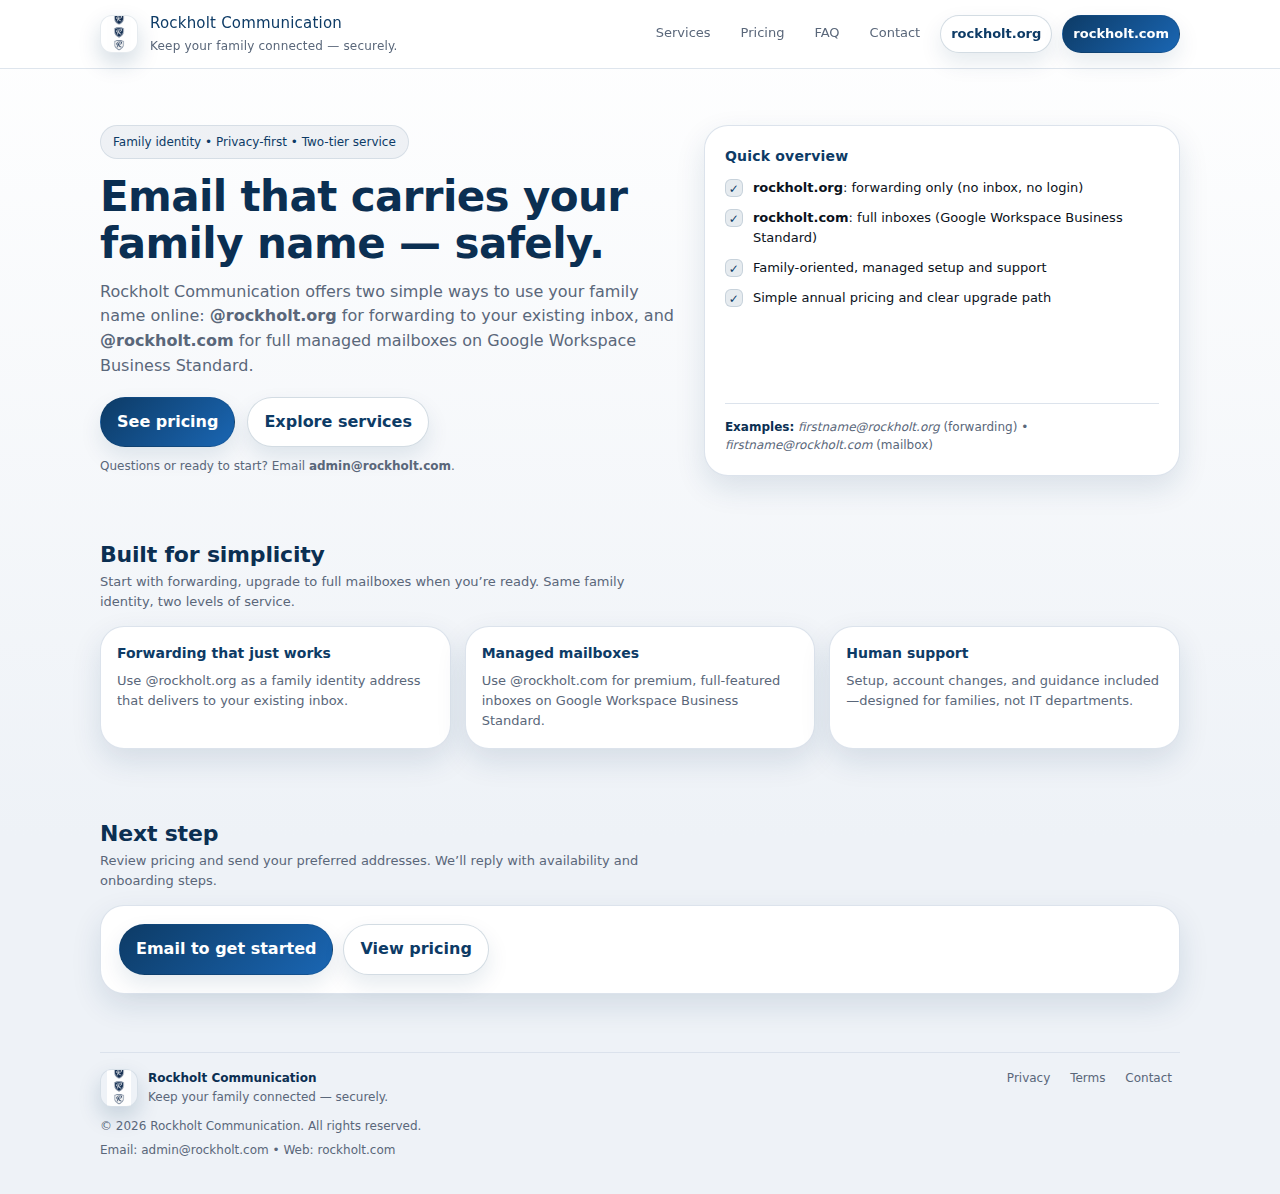
<file: index.html>
<!doctype html>
<html lang="en">
<head>
<title>Rockholt Communication — Keep your family connected — securely.</title>
<meta name="description" content="Family email identities on rockholt.org (forwarding) and rockholt.com (managed mailboxes).">
<meta charset="utf-8" />
<meta name="viewport" content="width=device-width,initial-scale=1" />
<link rel="icon" href="assets/logo.png" type="image/png" />
<link rel="stylesheet" href="assets/styles.css" />
<meta property="og:image" content="assets/og.png" />
<meta name="twitter:card" content="summary_large_image" />

</head>
<body>

<header>
  <div class="wrap">
    <div class="nav">
      <a class="brand" href="index.html" aria-label="Rockholt Communication home">
        <div class="logo" aria-hidden="true"></div>
        <div>
          <div class="brandTitle">Rockholt Communication<span class="brandTag">Keep your family connected — securely.</span></div>
        </div>
      </a>
      <nav class="navlinks" aria-label="Primary navigation">
        <a href="services.html" >Services</a>
        <a href="pricing.html" >Pricing</a>
        <a href="faq.html" >FAQ</a>
        <a href="contact.html" >Contact</a>
        <a class="btn ghost" href="forwarding.html">rockholt.org</a>
        <a class="btn primary" href="inboxes.html">rockholt.com</a>
      </nav>
    </div>
  </div>
</header>


<main>
  <div class="hero">
    <div class="wrap">
      <div class="heroGrid">
        <div>
          <div class="pill">Family identity • Privacy-first • Two-tier service</div>
          <h2>Email that carries your family name — safely.</h2>
          <p>
            Rockholt Communication offers two simple ways to use your family name online:
            <strong>@rockholt.org</strong> for forwarding to your existing inbox, and
            <strong>@rockholt.com</strong> for full managed mailboxes on Google Workspace Business Standard.
          </p>
          <div class="ctaRow">
            <a class="btn primary" href="pricing.html">See pricing</a>
            <a class="btn ghost" href="services.html">Explore services</a>
          </div>
          <div class="miniNote">Questions or ready to start? Email <strong>admin@rockholt.com</strong>.</div>
        </div>

        <aside class="card heroCard" aria-label="Highlights">
          <div>
            <h3>Quick overview</h3>
            <ul class="heroList">
              <li class="check"><span class="dot">✓</span><span><strong>rockholt.org</strong>: forwarding only (no inbox, no login)</span></li>
              <li class="check"><span class="dot">✓</span><span><strong>rockholt.com</strong>: full inboxes (Google Workspace Business Standard)</span></li>
              <li class="check"><span class="dot">✓</span><span>Family-oriented, managed setup and support</span></li>
              <li class="check"><span class="dot">✓</span><span>Simple annual pricing and clear upgrade path</span></li>
            </ul>
          </div>

          <div style="margin-top:16px; border-top:1px solid rgba(216,224,234,.9); padding-top:14px;">
            <div style="font-size:12px; color:var(--muted);">
              <strong style="color:var(--blue2);">Examples:</strong>
              <em>firstname@rockholt.org</em> (forwarding) • <em>firstname@rockholt.com</em> (mailbox)
            </div>
          </div>
        </aside>
      </div>
    </div>
  </div>

  <section>
    <div class="wrap">
      <div class="sectionHead">
        <div>
          <h3>Built for simplicity</h3>
          <p>Start with forwarding, upgrade to full mailboxes when you’re ready. Same family identity, two levels of service.</p>
        </div>
      </div>

      <div class="grid3">
        <div class="card feature">
          <h4>Forwarding that just works</h4>
          <p>Use @rockholt.org as a family identity address that delivers to your existing inbox.</p>
        </div>
        <div class="card feature">
          <h4>Managed mailboxes</h4>
          <p>Use @rockholt.com for premium, full-featured inboxes on Google Workspace Business Standard.</p>
        </div>
        <div class="card feature">
          <h4>Human support</h4>
          <p>Setup, account changes, and guidance included—designed for families, not IT departments.</p>
        </div>
      </div>
    </div>
  </section>

  <section>
    <div class="wrap">
      <div class="sectionHead">
        <div>
          <h3>Next step</h3>
          <p>Review pricing and send your preferred addresses. We’ll reply with availability and onboarding steps.</p>
        </div>
      </div>

      <div class="card" style="padding:18px;">
        <div style="display:flex; gap:10px; flex-wrap:wrap;">
          <a class="btn primary" href="mailto:admin@rockholt.com?subject=Rockholt%20Communication%20-%20Request&body=Hi%2C%0A%0AI%E2%80%99m%20interested%20in%20Rockholt%20Communication.%0A%0APlan%20interest%3A%20Forwarding%20%28.org%29%20or%20Mailbox%20%28.com%29%0APreferred%20addresses%3A%0A-%20%0A-%20%0AForward%20to%20%28if%20.org%29%3A%20%0A%0AThank%20you%2C">Email to get started</a>
          <a class="btn ghost" href="pricing.html">View pricing</a>
        </div>
      </div>
    </div>
  </section>
</main>


<footer>
  <div class="wrap">
    <div class="footRow">
      <div style="display:flex; align-items:center; gap:10px;">
        <div class="logo" aria-hidden="true"></div>
        <div>
          <div style="color:var(--blue2); font-weight:900;">Rockholt Communication</div>
          <div>Keep your family connected — securely.</div>
        </div>
      </div>
      <div class="smallLinks" aria-label="Footer links">
        <a href="privacy.html">Privacy</a>
        <a href="terms.html">Terms</a>
        <a href="contact.html">Contact</a>
      </div>
    </div>
    <div style="margin-top:10px;">
      © <span id="year"></span> Rockholt Communication. All rights reserved.
      <div style="margin-top:6px;">Email: <a href="mailto:admin@rockholt.com">admin@rockholt.com</a> • Web: <a href="https://rockholt.com/">rockholt.com</a></div>
    </div>
  </div>
</footer>
<script>document.getElementById("year").textContent = new Date().getFullYear();</script>

</body>
</html>
</file>
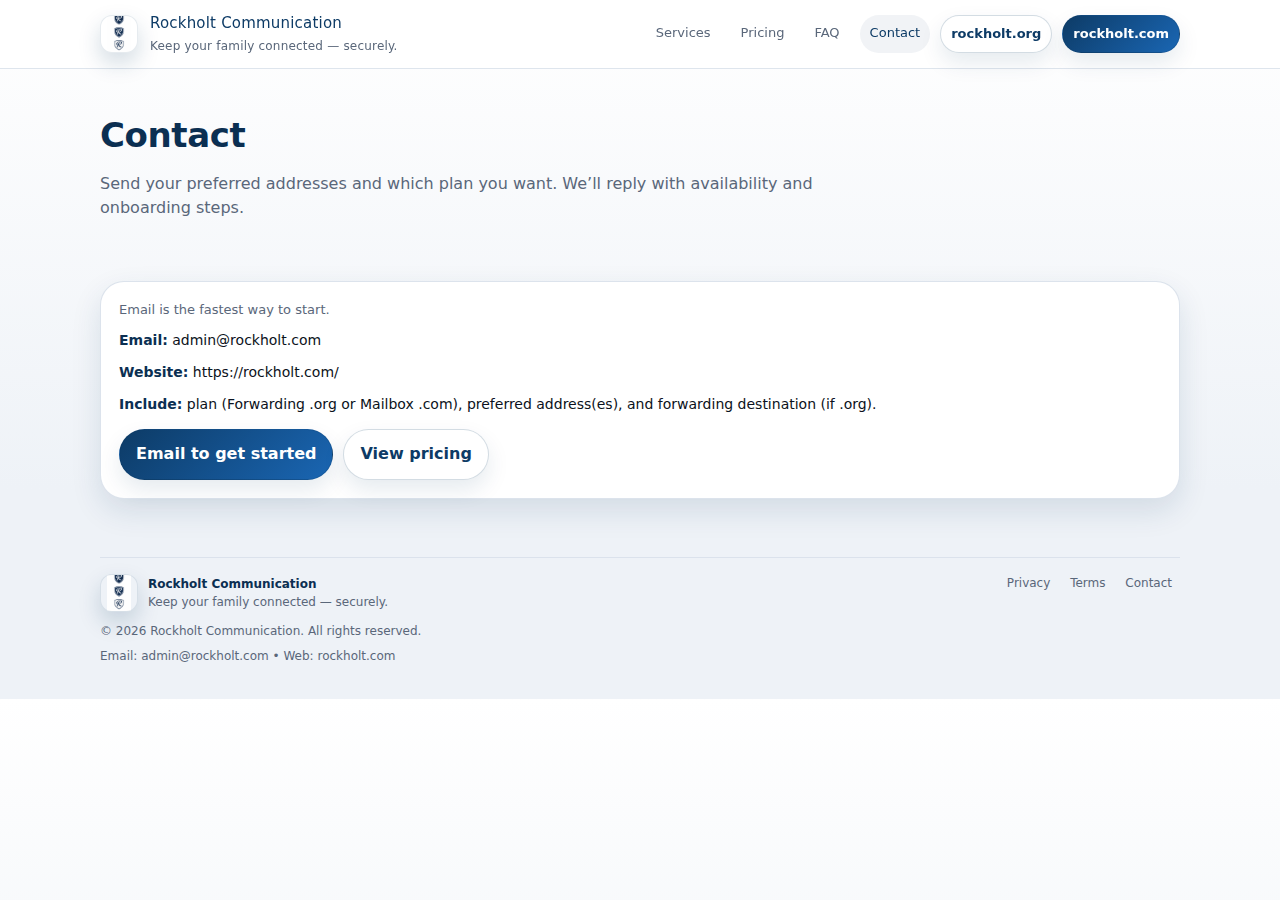
<file: contact.html>
<!doctype html>
<html lang="en">
<head>
<title>Contact — Rockholt Communication</title>
<meta name="description" content="Contact Rockholt Communication to request an address.">
<meta charset="utf-8" />
<meta name="viewport" content="width=device-width,initial-scale=1" />
<link rel="icon" href="assets/logo.png" type="image/png" />
<link rel="stylesheet" href="assets/styles.css" />
<meta property="og:image" content="assets/og.png" />
<meta name="twitter:card" content="summary_large_image" />

</head>
<body>

<header>
  <div class="wrap">
    <div class="nav">
      <a class="brand" href="index.html" aria-label="Rockholt Communication home">
        <div class="logo" aria-hidden="true"></div>
        <div>
          <div class="brandTitle">Rockholt Communication<span class="brandTag">Keep your family connected — securely.</span></div>
        </div>
      </a>
      <nav class="navlinks" aria-label="Primary navigation">
        <a href="services.html" >Services</a>
        <a href="pricing.html" >Pricing</a>
        <a href="faq.html" >FAQ</a>
        <a href="contact.html" style="color:var(--blue); background: rgba(13,59,102,.06)">Contact</a>
        <a class="btn ghost" href="forwarding.html">rockholt.org</a>
        <a class="btn primary" href="inboxes.html">rockholt.com</a>
      </nav>
    </div>
  </div>
</header>


<main>
  <div class="pageHead">
    <div class="wrap">
      <h2>Contact</h2>
      <p>Send your preferred addresses and which plan you want. We’ll reply with availability and onboarding steps.</p>
    </div>
  </div>

  <section>
    <div class="wrap">
      <div class="card" style="padding:18px;">
        <p style="margin:0 0 10px; color:var(--muted); font-size:13px;">
          Email is the fastest way to start.
        </p>

        <div style="display:grid; gap:10px; font-size:14px;">
          <div><strong style="color:var(--blue2);">Email:</strong> <a href="mailto:admin@rockholt.com">admin@rockholt.com</a></div>
          <div><strong style="color:var(--blue2);">Website:</strong> <a href="https://rockholt.com/">https://rockholt.com/</a></div>
          <div><strong style="color:var(--blue2);">Include:</strong> plan (Forwarding .org or Mailbox .com), preferred address(es), and forwarding destination (if .org).</div>
        </div>

        <div style="margin-top:14px; display:flex; gap:10px; flex-wrap:wrap;">
          <a class="btn primary" href="mailto:admin@rockholt.com?subject=Rockholt%20Communication%20-%20Request&body=Hi%2C%0A%0APlan%20interest%3A%20Forwarding%20%28.org%29%20or%20Mailbox%20%28.com%29%0APreferred%20addresses%3A%0A-%20%0A-%20%0AForward%20to%20%28if%20.org%29%3A%20%0A%0AThank%20you%2C">Email to get started</a>
          <a class="btn ghost" href="pricing.html">View pricing</a>
        </div>
      </div>
    </div>
  </section>
</main>


<footer>
  <div class="wrap">
    <div class="footRow">
      <div style="display:flex; align-items:center; gap:10px;">
        <div class="logo" aria-hidden="true"></div>
        <div>
          <div style="color:var(--blue2); font-weight:900;">Rockholt Communication</div>
          <div>Keep your family connected — securely.</div>
        </div>
      </div>
      <div class="smallLinks" aria-label="Footer links">
        <a href="privacy.html">Privacy</a>
        <a href="terms.html">Terms</a>
        <a href="contact.html">Contact</a>
      </div>
    </div>
    <div style="margin-top:10px;">
      © <span id="year"></span> Rockholt Communication. All rights reserved.
      <div style="margin-top:6px;">Email: <a href="mailto:admin@rockholt.com">admin@rockholt.com</a> • Web: <a href="https://rockholt.com/">rockholt.com</a></div>
    </div>
  </div>
</footer>
<script>document.getElementById("year").textContent = new Date().getFullYear();</script>

</body>
</html>
</file>
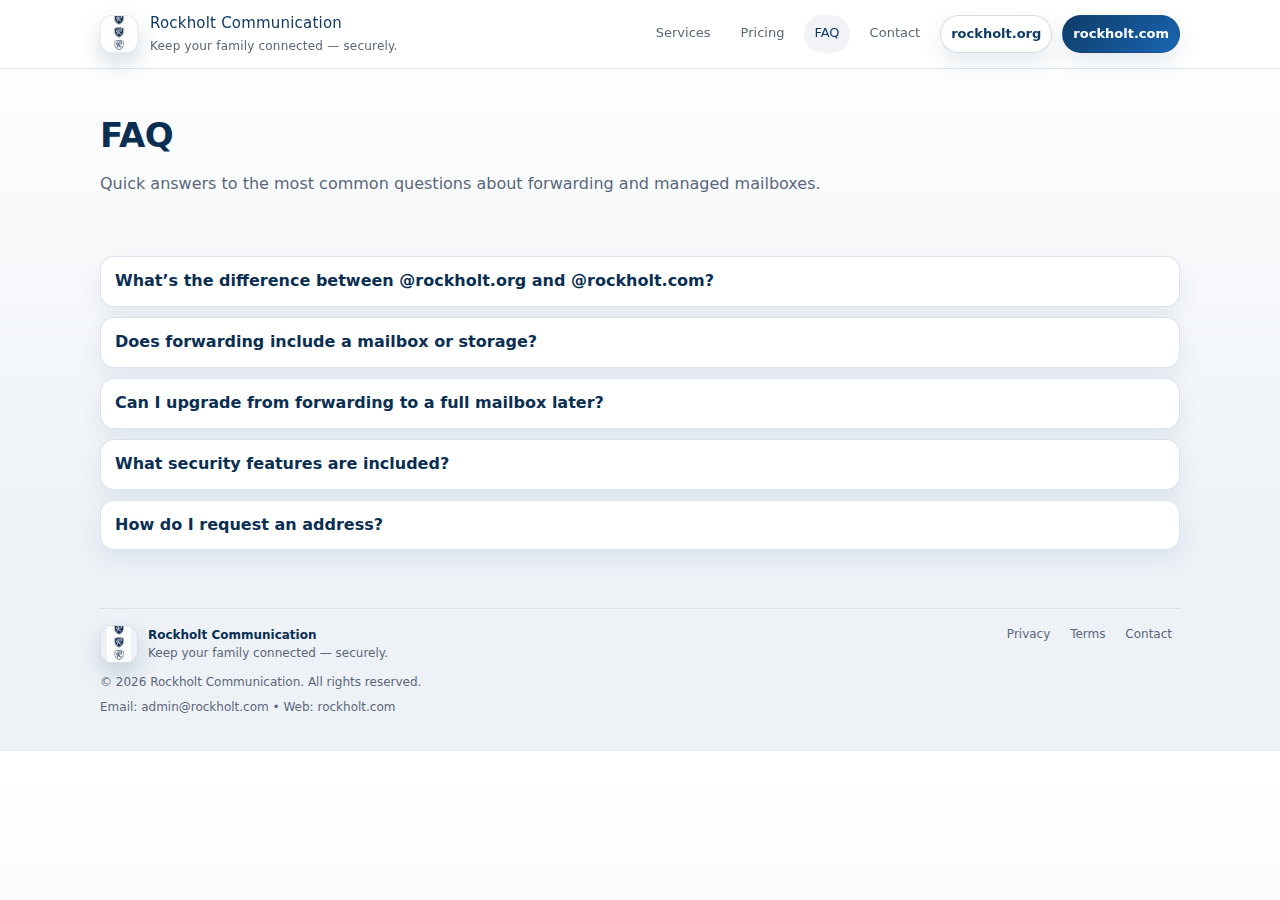
<file: faq.html>
<!doctype html>
<html lang="en">
<head>
<title>FAQ — Rockholt Communication</title>
<meta name="description" content="Frequently asked questions about forwarding and managed mailboxes.">
<meta charset="utf-8" />
<meta name="viewport" content="width=device-width,initial-scale=1" />
<link rel="icon" href="assets/logo.png" type="image/png" />
<link rel="stylesheet" href="assets/styles.css" />
<meta property="og:image" content="assets/og.png" />
<meta name="twitter:card" content="summary_large_image" />

</head>
<body>

<header>
  <div class="wrap">
    <div class="nav">
      <a class="brand" href="index.html" aria-label="Rockholt Communication home">
        <div class="logo" aria-hidden="true"></div>
        <div>
          <div class="brandTitle">Rockholt Communication<span class="brandTag">Keep your family connected — securely.</span></div>
        </div>
      </a>
      <nav class="navlinks" aria-label="Primary navigation">
        <a href="services.html" >Services</a>
        <a href="pricing.html" >Pricing</a>
        <a href="faq.html" style="color:var(--blue); background: rgba(13,59,102,.06)">FAQ</a>
        <a href="contact.html" >Contact</a>
        <a class="btn ghost" href="forwarding.html">rockholt.org</a>
        <a class="btn primary" href="inboxes.html">rockholt.com</a>
      </nav>
    </div>
  </div>
</header>


<main>
  <div class="pageHead">
    <div class="wrap">
      <h2>FAQ</h2>
      <p>Quick answers to the most common questions about forwarding and managed mailboxes.</p>
    </div>
  </div>

  <section>
    <div class="wrap">
      <details>
        <summary>What’s the difference between @rockholt.org and @rockholt.com?</summary>
        <p><strong>@rockholt.org</strong> is forwarding-only: messages deliver to your existing inbox. <strong>@rockholt.com</strong> is a full mailbox with login access on Google Workspace Business Standard.</p>
      </details>
      <details>
        <summary>Does forwarding include a mailbox or storage?</summary>
        <p>No. Forwarding is delivery only—your existing provider (Gmail, iCloud, work email) stores messages and handles your inbox.</p>
      </details>
      <details>
        <summary>Can I upgrade from forwarding to a full mailbox later?</summary>
        <p>Yes. You can upgrade at any time to a full @rockholt.com mailbox. We’ll help migrate and align addresses.</p>
      </details>
      <details>
        <summary>What security features are included?</summary>
        <p>Google Workspace includes spam and threat filtering. For forwarding, security depends mostly on your existing provider. We recommend strong passwords and multi-factor authentication (MFA) where available.</p>
      </details>
      <details>
        <summary>How do I request an address?</summary>
        <p>Email <a href="mailto:admin@rockholt.com">admin@rockholt.com</a> with the plan you want and your preferred address(es). We’ll confirm availability and next steps.</p>
      </details>
    </div>
  </section>
</main>


<footer>
  <div class="wrap">
    <div class="footRow">
      <div style="display:flex; align-items:center; gap:10px;">
        <div class="logo" aria-hidden="true"></div>
        <div>
          <div style="color:var(--blue2); font-weight:900;">Rockholt Communication</div>
          <div>Keep your family connected — securely.</div>
        </div>
      </div>
      <div class="smallLinks" aria-label="Footer links">
        <a href="privacy.html">Privacy</a>
        <a href="terms.html">Terms</a>
        <a href="contact.html">Contact</a>
      </div>
    </div>
    <div style="margin-top:10px;">
      © <span id="year"></span> Rockholt Communication. All rights reserved.
      <div style="margin-top:6px;">Email: <a href="mailto:admin@rockholt.com">admin@rockholt.com</a> • Web: <a href="https://rockholt.com/">rockholt.com</a></div>
    </div>
  </div>
</footer>
<script>document.getElementById("year").textContent = new Date().getFullYear();</script>

</body>
</html>
</file>
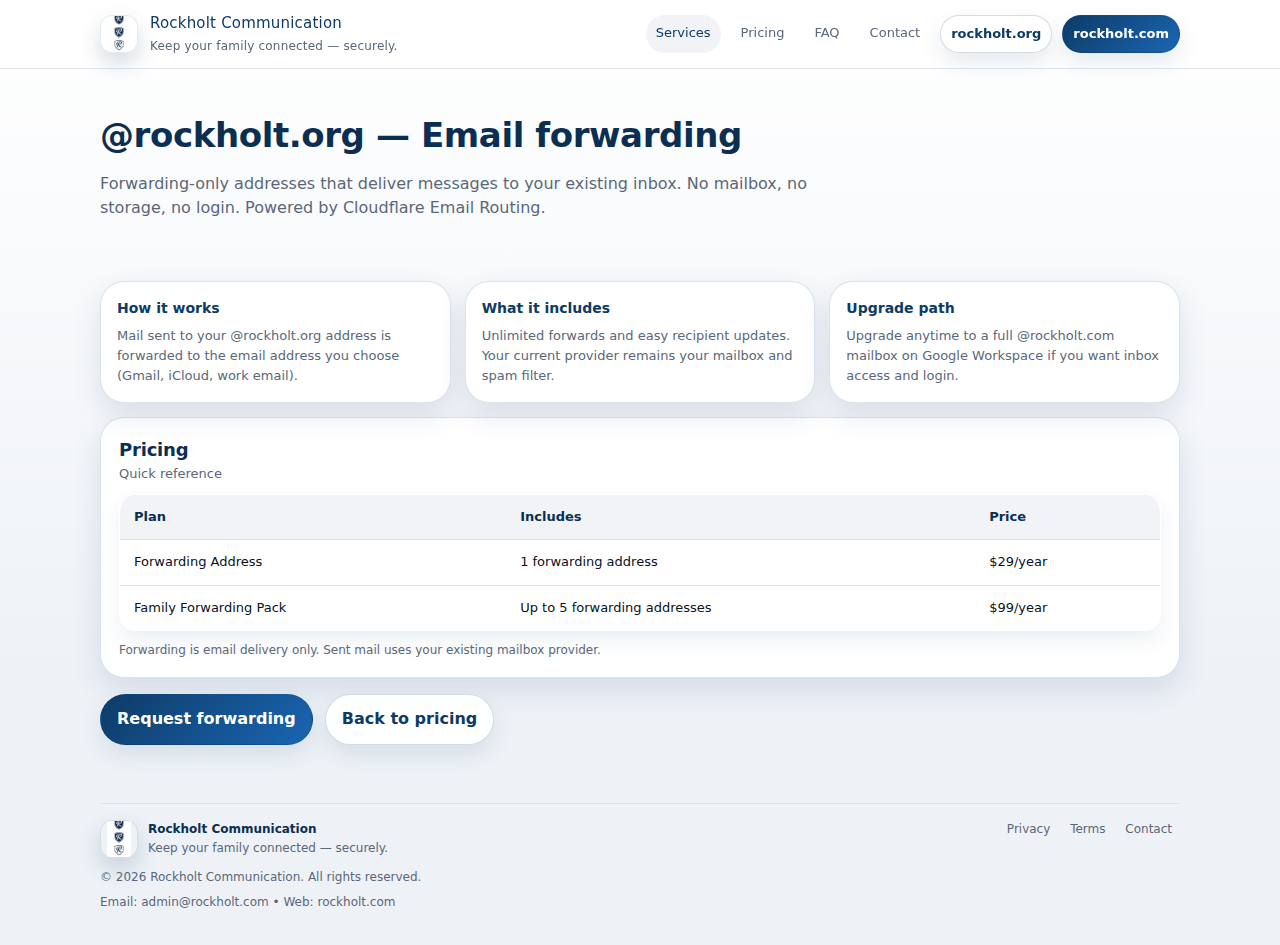
<file: forwarding.html>
<!doctype html>
<html lang="en">
<head>
<title>rockholt.org Forwarding — Rockholt Communication</title>
<meta name="description" content="Email forwarding under @rockholt.org to your existing inbox.">
<meta charset="utf-8" />
<meta name="viewport" content="width=device-width,initial-scale=1" />
<link rel="icon" href="assets/logo.png" type="image/png" />
<link rel="stylesheet" href="assets/styles.css" />
<meta property="og:image" content="assets/og.png" />
<meta name="twitter:card" content="summary_large_image" />

</head>
<body>

<header>
  <div class="wrap">
    <div class="nav">
      <a class="brand" href="index.html" aria-label="Rockholt Communication home">
        <div class="logo" aria-hidden="true"></div>
        <div>
          <div class="brandTitle">Rockholt Communication<span class="brandTag">Keep your family connected — securely.</span></div>
        </div>
      </a>
      <nav class="navlinks" aria-label="Primary navigation">
        <a href="services.html" style="color:var(--blue); background: rgba(13,59,102,.06)">Services</a>
        <a href="pricing.html" >Pricing</a>
        <a href="faq.html" >FAQ</a>
        <a href="contact.html" >Contact</a>
        <a class="btn ghost" href="forwarding.html">rockholt.org</a>
        <a class="btn primary" href="inboxes.html">rockholt.com</a>
      </nav>
    </div>
  </div>
</header>


<main>
  <div class="pageHead">
    <div class="wrap">
      <h2>@rockholt.org — Email forwarding</h2>
      <p>Forwarding-only addresses that deliver messages to your existing inbox. No mailbox, no storage, no login. Powered by Cloudflare Email Routing.</p>
    </div>
  </div>

  <section>
    <div class="wrap">
      <div class="grid3">
        <div class="card feature">
          <h4>How it works</h4>
          <p>Mail sent to your @rockholt.org address is forwarded to the email address you choose (Gmail, iCloud, work email).</p>
        </div>
        <div class="card feature">
          <h4>What it includes</h4>
          <p>Unlimited forwards and easy recipient updates. Your current provider remains your mailbox and spam filter.</p>
        </div>
        <div class="card feature">
          <h4>Upgrade path</h4>
          <p>Upgrade anytime to a full @rockholt.com mailbox on Google Workspace if you want inbox access and login.</p>
        </div>
      </div>

      <div class="card" style="padding:18px; margin-top:14px;">
        <div class="sectionHead" style="margin-bottom:10px;">
          <div><h3 style="font-size:18px;">Pricing</h3><p>Quick reference</p></div>
        </div>
        <table aria-label="Forwarding pricing">
          <thead><tr><th>Plan</th><th>Includes</th><th>Price</th></tr></thead>
          <tbody>
            <tr><td>Forwarding Address</td><td>1 forwarding address</td><td>$29/year</td></tr>
            <tr><td>Family Forwarding Pack</td><td>Up to 5 forwarding addresses</td><td>$99/year</td></tr>
          </tbody>
        </table>
        <div class="note">Forwarding is email delivery only. Sent mail uses your existing mailbox provider.</div>
      </div>

      <div class="ctaRow" style="margin-top:16px;">
        <a class="btn primary" href="mailto:admin@rockholt.com?subject=Forwarding%20-%20Request&body=Plan%3A%20Forwarding%20%28.org%29%0APreferred%20address%3A%20%0AForward%20to%3A%20">Request forwarding</a>
        <a class="btn ghost" href="pricing.html">Back to pricing</a>
      </div>
    </div>
  </section>
</main>


<footer>
  <div class="wrap">
    <div class="footRow">
      <div style="display:flex; align-items:center; gap:10px;">
        <div class="logo" aria-hidden="true"></div>
        <div>
          <div style="color:var(--blue2); font-weight:900;">Rockholt Communication</div>
          <div>Keep your family connected — securely.</div>
        </div>
      </div>
      <div class="smallLinks" aria-label="Footer links">
        <a href="privacy.html">Privacy</a>
        <a href="terms.html">Terms</a>
        <a href="contact.html">Contact</a>
      </div>
    </div>
    <div style="margin-top:10px;">
      © <span id="year"></span> Rockholt Communication. All rights reserved.
      <div style="margin-top:6px;">Email: <a href="mailto:admin@rockholt.com">admin@rockholt.com</a> • Web: <a href="https://rockholt.com/">rockholt.com</a></div>
    </div>
  </div>
</footer>
<script>document.getElementById("year").textContent = new Date().getFullYear();</script>

</body>
</html>
</file>
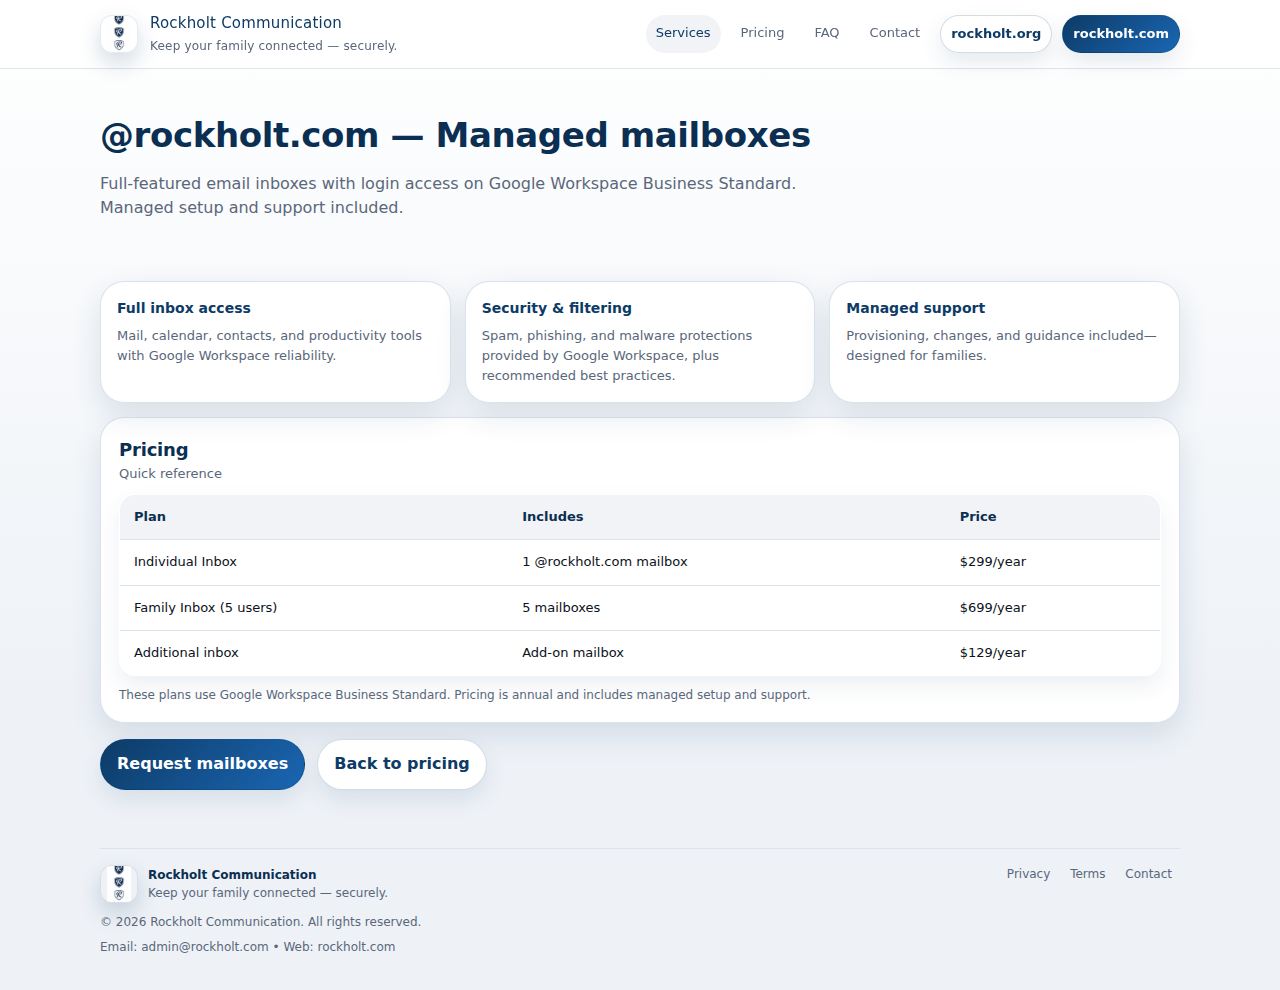
<file: inboxes.html>
<!doctype html>
<html lang="en">
<head>
<title>rockholt.com Mailboxes — Rockholt Communication</title>
<meta name="description" content="Managed mailboxes under @rockholt.com on Google Workspace Business Standard.">
<meta charset="utf-8" />
<meta name="viewport" content="width=device-width,initial-scale=1" />
<link rel="icon" href="assets/logo.png" type="image/png" />
<link rel="stylesheet" href="assets/styles.css" />
<meta property="og:image" content="assets/og.png" />
<meta name="twitter:card" content="summary_large_image" />

</head>
<body>

<header>
  <div class="wrap">
    <div class="nav">
      <a class="brand" href="index.html" aria-label="Rockholt Communication home">
        <div class="logo" aria-hidden="true"></div>
        <div>
          <div class="brandTitle">Rockholt Communication<span class="brandTag">Keep your family connected — securely.</span></div>
        </div>
      </a>
      <nav class="navlinks" aria-label="Primary navigation">
        <a href="services.html" style="color:var(--blue); background: rgba(13,59,102,.06)">Services</a>
        <a href="pricing.html" >Pricing</a>
        <a href="faq.html" >FAQ</a>
        <a href="contact.html" >Contact</a>
        <a class="btn ghost" href="forwarding.html">rockholt.org</a>
        <a class="btn primary" href="inboxes.html">rockholt.com</a>
      </nav>
    </div>
  </div>
</header>


<main>
  <div class="pageHead">
    <div class="wrap">
      <h2>@rockholt.com — Managed mailboxes</h2>
      <p>Full-featured email inboxes with login access on Google Workspace Business Standard. Managed setup and support included.</p>
    </div>
  </div>

  <section>
    <div class="wrap">
      <div class="grid3">
        <div class="card feature">
          <h4>Full inbox access</h4>
          <p>Mail, calendar, contacts, and productivity tools with Google Workspace reliability.</p>
        </div>
        <div class="card feature">
          <h4>Security & filtering</h4>
          <p>Spam, phishing, and malware protections provided by Google Workspace, plus recommended best practices.</p>
        </div>
        <div class="card feature">
          <h4>Managed support</h4>
          <p>Provisioning, changes, and guidance included—designed for families.</p>
        </div>
      </div>

      <div class="card" style="padding:18px; margin-top:14px;">
        <div class="sectionHead" style="margin-bottom:10px;">
          <div><h3 style="font-size:18px;">Pricing</h3><p>Quick reference</p></div>
        </div>
        <table aria-label="Mailbox pricing">
          <thead><tr><th>Plan</th><th>Includes</th><th>Price</th></tr></thead>
          <tbody>
            <tr><td>Individual Inbox</td><td>1 @rockholt.com mailbox</td><td>$299/year</td></tr>
            <tr><td>Family Inbox (5 users)</td><td>5 mailboxes</td><td>$699/year</td></tr>
            <tr><td>Additional inbox</td><td>Add-on mailbox</td><td>$129/year</td></tr>
          </tbody>
        </table>
        <div class="note">These plans use Google Workspace Business Standard. Pricing is annual and includes managed setup and support.</div>
      </div>

      <div class="ctaRow" style="margin-top:16px;">
        <a class="btn primary" href="mailto:admin@rockholt.com?subject=Mailbox%20-%20Request&body=Plan%3A%20Mailbox%20%28.com%29%0AIndividual%20or%20Family%3A%20%0APreferred%20addresses%3A%0A-%20%0A-%20%0A-%20">Request mailboxes</a>
        <a class="btn ghost" href="pricing.html">Back to pricing</a>
      </div>
    </div>
  </section>
</main>


<footer>
  <div class="wrap">
    <div class="footRow">
      <div style="display:flex; align-items:center; gap:10px;">
        <div class="logo" aria-hidden="true"></div>
        <div>
          <div style="color:var(--blue2); font-weight:900;">Rockholt Communication</div>
          <div>Keep your family connected — securely.</div>
        </div>
      </div>
      <div class="smallLinks" aria-label="Footer links">
        <a href="privacy.html">Privacy</a>
        <a href="terms.html">Terms</a>
        <a href="contact.html">Contact</a>
      </div>
    </div>
    <div style="margin-top:10px;">
      © <span id="year"></span> Rockholt Communication. All rights reserved.
      <div style="margin-top:6px;">Email: <a href="mailto:admin@rockholt.com">admin@rockholt.com</a> • Web: <a href="https://rockholt.com/">rockholt.com</a></div>
    </div>
  </div>
</footer>
<script>document.getElementById("year").textContent = new Date().getFullYear();</script>

</body>
</html>
</file>
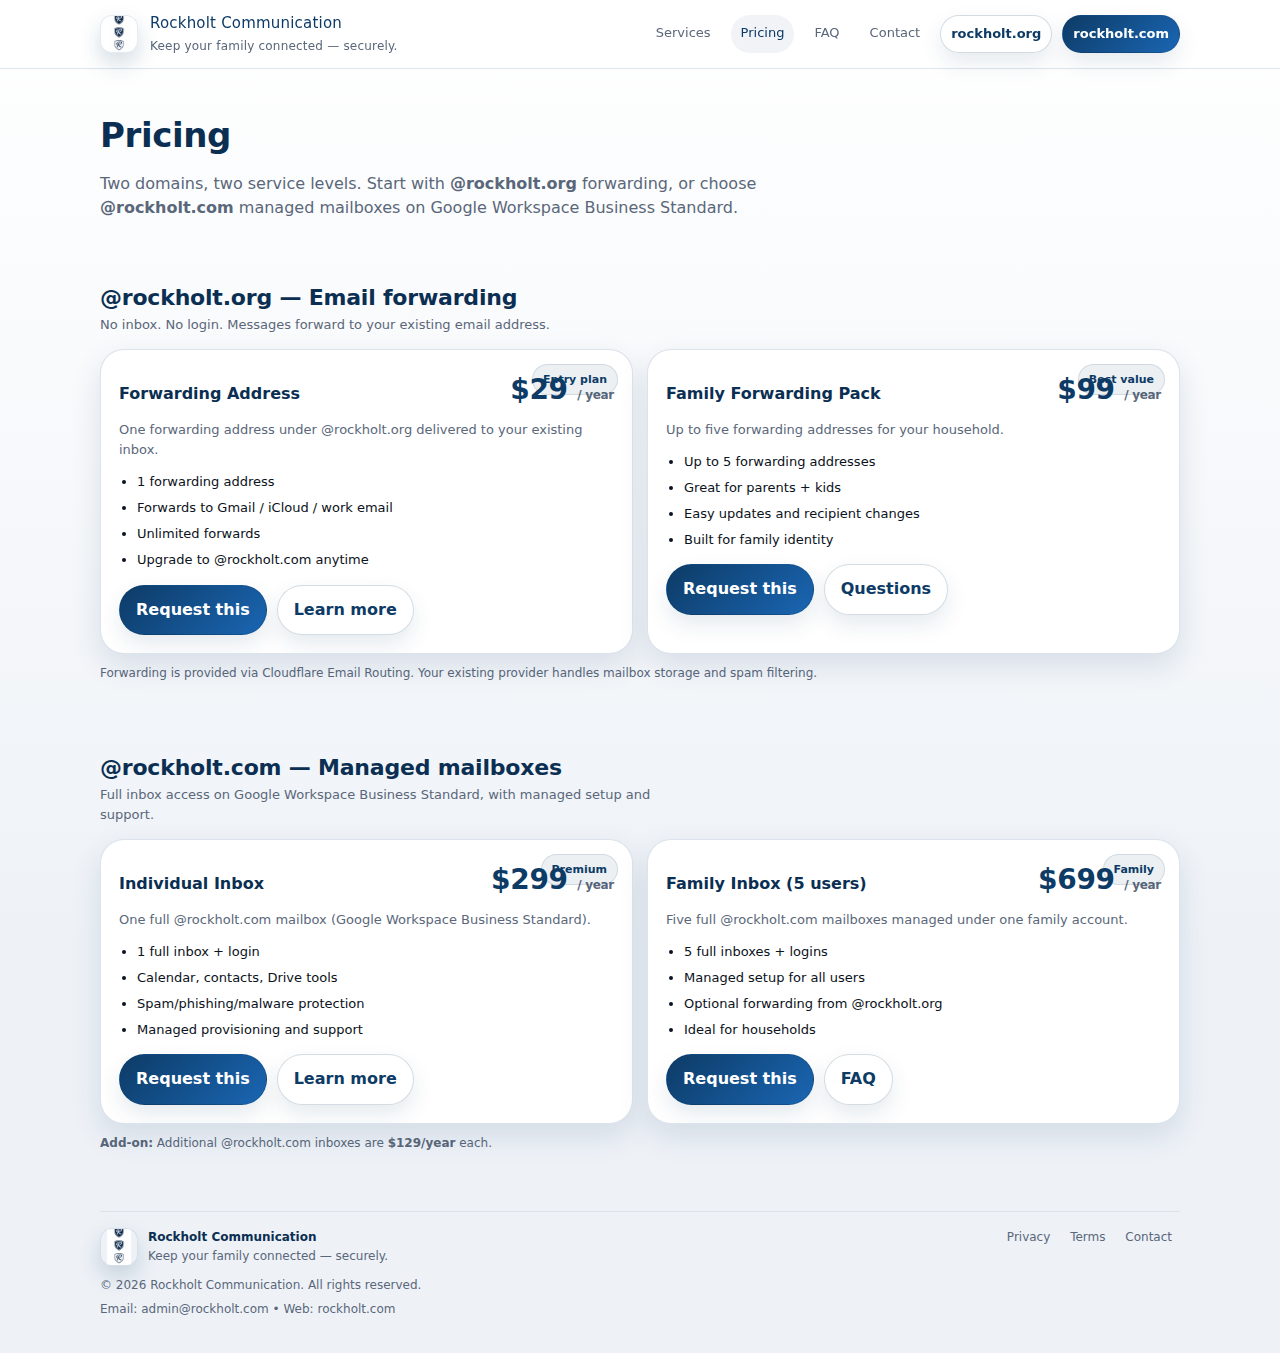
<file: pricing.html>
<!doctype html>
<html lang="en">
<head>
<title>Pricing — Rockholt Communication</title>
<meta name="description" content="Pricing for rockholt.org forwarding and rockholt.com managed mailboxes.">
<meta charset="utf-8" />
<meta name="viewport" content="width=device-width,initial-scale=1" />
<link rel="icon" href="assets/logo.png" type="image/png" />
<link rel="stylesheet" href="assets/styles.css" />
<meta property="og:image" content="assets/og.png" />
<meta name="twitter:card" content="summary_large_image" />

</head>
<body>

<header>
  <div class="wrap">
    <div class="nav">
      <a class="brand" href="index.html" aria-label="Rockholt Communication home">
        <div class="logo" aria-hidden="true"></div>
        <div>
          <div class="brandTitle">Rockholt Communication<span class="brandTag">Keep your family connected — securely.</span></div>
        </div>
      </a>
      <nav class="navlinks" aria-label="Primary navigation">
        <a href="services.html" >Services</a>
        <a href="pricing.html" style="color:var(--blue); background: rgba(13,59,102,.06)">Pricing</a>
        <a href="faq.html" >FAQ</a>
        <a href="contact.html" >Contact</a>
        <a class="btn ghost" href="forwarding.html">rockholt.org</a>
        <a class="btn primary" href="inboxes.html">rockholt.com</a>
      </nav>
    </div>
  </div>
</header>


<main>
  <div class="pageHead">
    <div class="wrap">
      <h2>Pricing</h2>
      <p>Two domains, two service levels. Start with <strong>@rockholt.org</strong> forwarding, or choose <strong>@rockholt.com</strong> managed mailboxes on Google Workspace Business Standard.</p>
    </div>
  </div>

  <section>
    <div class="wrap">
      <div class="sectionHead">
        <div>
          <h3>@rockholt.org — Email forwarding</h3>
          <p>No inbox. No login. Messages forward to your existing email address.</p>
        </div>
      </div>

      <div class="pricingGrid">
        <div class="card priceCard">
          <div class="badge">Entry plan</div>
          <div class="priceTitle">
            <h4>Forwarding Address</h4>
            <div class="price">$29 <span class="per">/ year</span></div>
          </div>
          <div class="priceDesc">One forwarding address under @rockholt.org delivered to your existing inbox.</div>
          <ul class="bullets">
            <li>1 forwarding address</li>
            <li>Forwards to Gmail / iCloud / work email</li>
            <li>Unlimited forwards</li>
            <li>Upgrade to @rockholt.com anytime</li>
          </ul>
          <div class="priceCta">
            <a class="btn primary" href="mailto:admin@rockholt.com?subject=Forwarding%20Address%20-%20Request&body=Plan%3A%20Forwarding%20Address%20%28%2429%2Fyear%29%0APreferred%20address%3A%20%0AForward%20to%3A%20">Request this</a>
            <a class="btn ghost" href="forwarding.html">Learn more</a>
          </div>
        </div>

        <div class="card priceCard">
          <div class="badge">Best value</div>
          <div class="priceTitle">
            <h4>Family Forwarding Pack</h4>
            <div class="price">$99 <span class="per">/ year</span></div>
          </div>
          <div class="priceDesc">Up to five forwarding addresses for your household.</div>
          <ul class="bullets">
            <li>Up to 5 forwarding addresses</li>
            <li>Great for parents + kids</li>
            <li>Easy updates and recipient changes</li>
            <li>Built for family identity</li>
          </ul>
          <div class="priceCta">
            <a class="btn primary" href="mailto:admin@rockholt.com?subject=Family%20Forwarding%20Pack%20-%20Request&body=Plan%3A%20Family%20Forwarding%20Pack%20%28%2499%2Fyear%29%0ARequested%20addresses%3A%0A-%20%0A-%20%0A-%20%0A-%20%0A-%20%0AForward%20each%20to%3A%20">Request this</a>
            <a class="btn ghost" href="contact.html">Questions</a>
          </div>
        </div>
      </div>

      <div class="kicker">Forwarding is provided via Cloudflare Email Routing. Your existing provider handles mailbox storage and spam filtering.</div>
    </div>
  </section>

  <section>
    <div class="wrap">
      <div class="sectionHead">
        <div>
          <h3>@rockholt.com — Managed mailboxes</h3>
          <p>Full inbox access on Google Workspace Business Standard, with managed setup and support.</p>
        </div>
      </div>

      <div class="pricingGrid">
        <div class="card priceCard">
          <div class="badge">Premium</div>
          <div class="priceTitle">
            <h4>Individual Inbox</h4>
            <div class="price">$299 <span class="per">/ year</span></div>
          </div>
          <div class="priceDesc">One full @rockholt.com mailbox (Google Workspace Business Standard).</div>
          <ul class="bullets">
            <li>1 full inbox + login</li>
            <li>Calendar, contacts, Drive tools</li>
            <li>Spam/phishing/malware protection</li>
            <li>Managed provisioning and support</li>
          </ul>
          <div class="priceCta">
            <a class="btn primary" href="mailto:admin@rockholt.com?subject=Individual%20Inbox%20-%20Request&body=Plan%3A%20Individual%20Inbox%20%28%24299%2Fyear%29%0APreferred%20address%3A%20">Request this</a>
            <a class="btn ghost" href="inboxes.html">Learn more</a>
          </div>
        </div>

        <div class="card priceCard">
          <div class="badge">Family</div>
          <div class="priceTitle">
            <h4>Family Inbox (5 users)</h4>
            <div class="price">$699 <span class="per">/ year</span></div>
          </div>
          <div class="priceDesc">Five full @rockholt.com mailboxes managed under one family account.</div>
          <ul class="bullets">
            <li>5 full inboxes + logins</li>
            <li>Managed setup for all users</li>
            <li>Optional forwarding from @rockholt.org</li>
            <li>Ideal for households</li>
          </ul>
          <div class="priceCta">
            <a class="btn primary" href="mailto:admin@rockholt.com?subject=Family%20Inbox%20%285%20users%29%20-%20Request&body=Plan%3A%20Family%20Inbox%20%285%20users%29%20%28%24699%2Fyear%29%0ARequested%20addresses%3A%0A-%20%0A-%20%0A-%20%0A-%20%0A-%20">Request this</a>
            <a class="btn ghost" href="faq.html">FAQ</a>
          </div>
        </div>
      </div>

      <div class="note"><strong>Add-on:</strong> Additional @rockholt.com inboxes are <strong>$129/year</strong> each.</div>
    </div>
  </section>
</main>


<footer>
  <div class="wrap">
    <div class="footRow">
      <div style="display:flex; align-items:center; gap:10px;">
        <div class="logo" aria-hidden="true"></div>
        <div>
          <div style="color:var(--blue2); font-weight:900;">Rockholt Communication</div>
          <div>Keep your family connected — securely.</div>
        </div>
      </div>
      <div class="smallLinks" aria-label="Footer links">
        <a href="privacy.html">Privacy</a>
        <a href="terms.html">Terms</a>
        <a href="contact.html">Contact</a>
      </div>
    </div>
    <div style="margin-top:10px;">
      © <span id="year"></span> Rockholt Communication. All rights reserved.
      <div style="margin-top:6px;">Email: <a href="mailto:admin@rockholt.com">admin@rockholt.com</a> • Web: <a href="https://rockholt.com/">rockholt.com</a></div>
    </div>
  </div>
</footer>
<script>document.getElementById("year").textContent = new Date().getFullYear();</script>

</body>
</html>
</file>
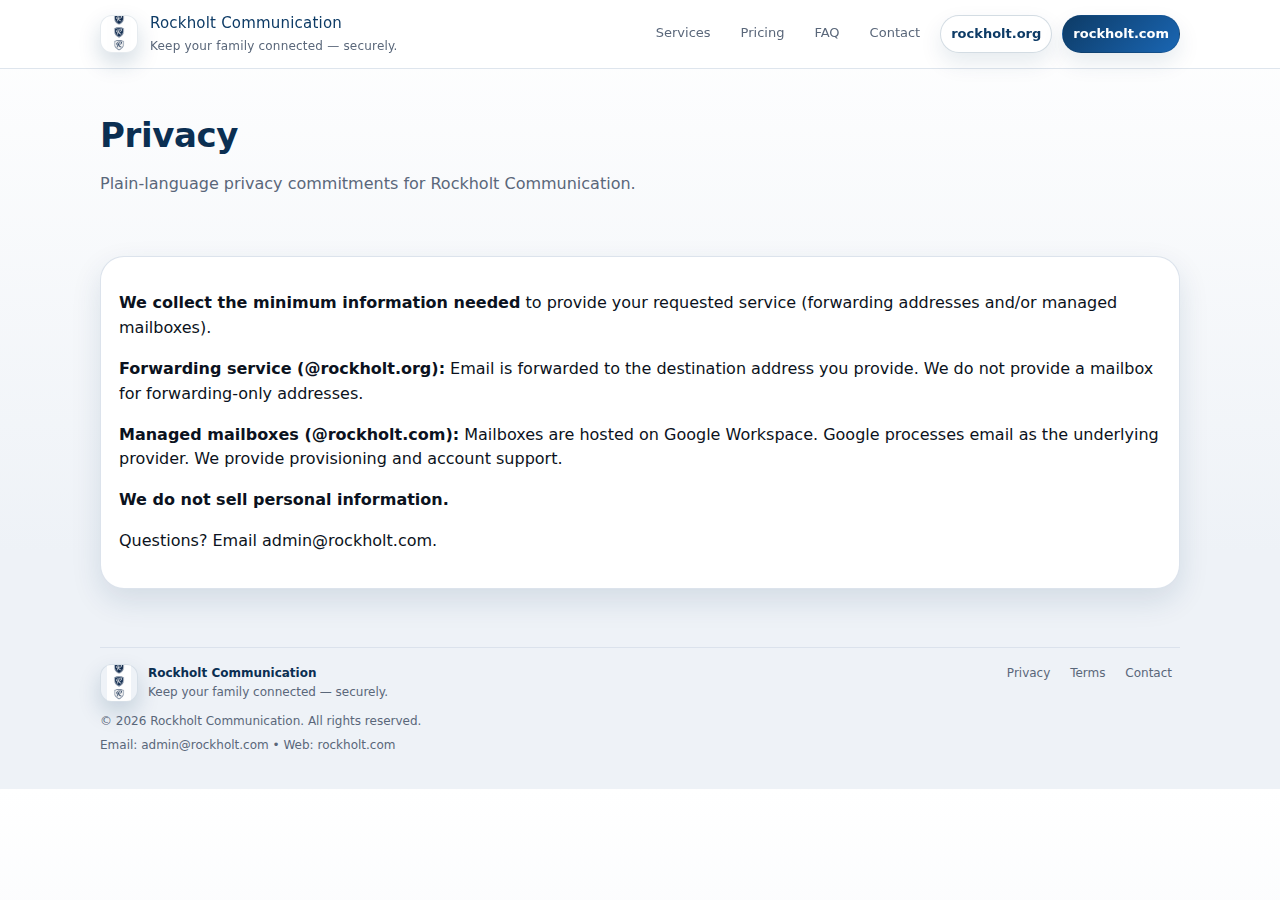
<file: privacy.html>
<!doctype html>
<html lang="en">
<head>
<title>Privacy — Rockholt Communication</title>
<meta name="description" content="Privacy commitments for Rockholt Communication.">
<meta charset="utf-8" />
<meta name="viewport" content="width=device-width,initial-scale=1" />
<link rel="icon" href="assets/logo.png" type="image/png" />
<link rel="stylesheet" href="assets/styles.css" />
<meta property="og:image" content="assets/og.png" />
<meta name="twitter:card" content="summary_large_image" />

</head>
<body>

<header>
  <div class="wrap">
    <div class="nav">
      <a class="brand" href="index.html" aria-label="Rockholt Communication home">
        <div class="logo" aria-hidden="true"></div>
        <div>
          <div class="brandTitle">Rockholt Communication<span class="brandTag">Keep your family connected — securely.</span></div>
        </div>
      </a>
      <nav class="navlinks" aria-label="Primary navigation">
        <a href="services.html" >Services</a>
        <a href="pricing.html" >Pricing</a>
        <a href="faq.html" >FAQ</a>
        <a href="contact.html" >Contact</a>
        <a class="btn ghost" href="forwarding.html">rockholt.org</a>
        <a class="btn primary" href="inboxes.html">rockholt.com</a>
      </nav>
    </div>
  </div>
</header>


<main>
  <div class="pageHead">
    <div class="wrap">
      <h2>Privacy</h2>
      <p>Plain-language privacy commitments for Rockholt Communication.</p>
    </div>
  </div>

  <section>
    <div class="wrap">
      <div class="card" style="padding:18px;">
        <p><strong>We collect the minimum information needed</strong> to provide your requested service (forwarding addresses and/or managed mailboxes).</p>
        <p><strong>Forwarding service (@rockholt.org):</strong> Email is forwarded to the destination address you provide. We do not provide a mailbox for forwarding-only addresses.</p>
        <p><strong>Managed mailboxes (@rockholt.com):</strong> Mailboxes are hosted on Google Workspace. Google processes email as the underlying provider. We provide provisioning and account support.</p>
        <p><strong>We do not sell personal information.</strong></p>
        <p>Questions? Email <a href="mailto:admin@rockholt.com">admin@rockholt.com</a>.</p>
      </div>
    </div>
  </section>
</main>


<footer>
  <div class="wrap">
    <div class="footRow">
      <div style="display:flex; align-items:center; gap:10px;">
        <div class="logo" aria-hidden="true"></div>
        <div>
          <div style="color:var(--blue2); font-weight:900;">Rockholt Communication</div>
          <div>Keep your family connected — securely.</div>
        </div>
      </div>
      <div class="smallLinks" aria-label="Footer links">
        <a href="privacy.html">Privacy</a>
        <a href="terms.html">Terms</a>
        <a href="contact.html">Contact</a>
      </div>
    </div>
    <div style="margin-top:10px;">
      © <span id="year"></span> Rockholt Communication. All rights reserved.
      <div style="margin-top:6px;">Email: <a href="mailto:admin@rockholt.com">admin@rockholt.com</a> • Web: <a href="https://rockholt.com/">rockholt.com</a></div>
    </div>
  </div>
</footer>
<script>document.getElementById("year").textContent = new Date().getFullYear();</script>

</body>
</html>
</file>
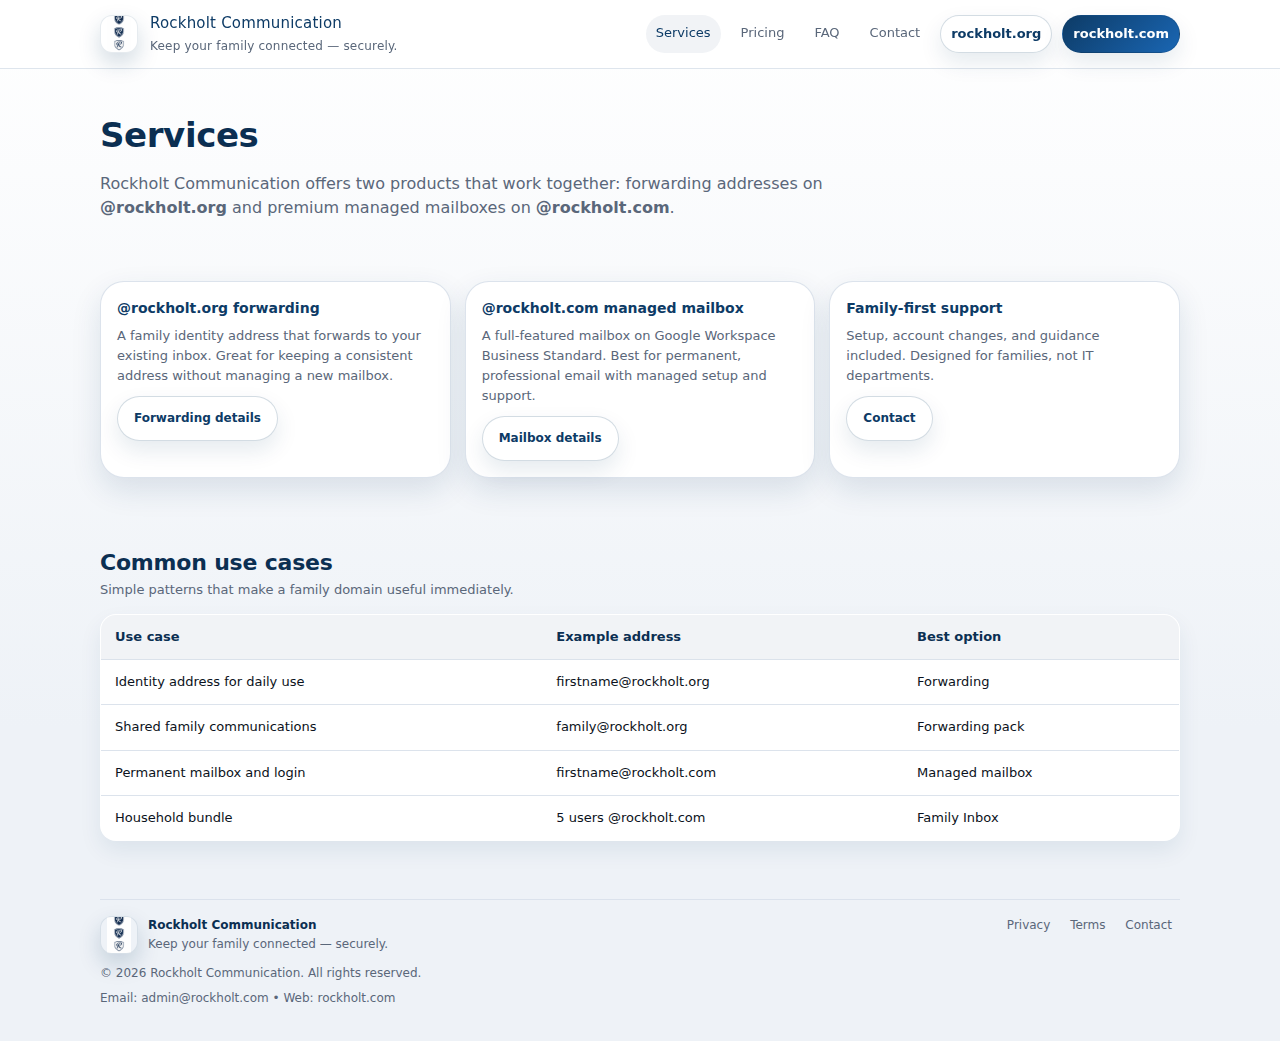
<file: services.html>
<!doctype html>
<html lang="en">
<head>
<title>Services — Rockholt Communication</title>
<meta name="description" content="Services overview: forwarding and managed mailboxes.">
<meta charset="utf-8" />
<meta name="viewport" content="width=device-width,initial-scale=1" />
<link rel="icon" href="assets/logo.png" type="image/png" />
<link rel="stylesheet" href="assets/styles.css" />
<meta property="og:image" content="assets/og.png" />
<meta name="twitter:card" content="summary_large_image" />

</head>
<body>

<header>
  <div class="wrap">
    <div class="nav">
      <a class="brand" href="index.html" aria-label="Rockholt Communication home">
        <div class="logo" aria-hidden="true"></div>
        <div>
          <div class="brandTitle">Rockholt Communication<span class="brandTag">Keep your family connected — securely.</span></div>
        </div>
      </a>
      <nav class="navlinks" aria-label="Primary navigation">
        <a href="services.html" style="color:var(--blue); background: rgba(13,59,102,.06)">Services</a>
        <a href="pricing.html" >Pricing</a>
        <a href="faq.html" >FAQ</a>
        <a href="contact.html" >Contact</a>
        <a class="btn ghost" href="forwarding.html">rockholt.org</a>
        <a class="btn primary" href="inboxes.html">rockholt.com</a>
      </nav>
    </div>
  </div>
</header>


<main>
  <div class="pageHead">
    <div class="wrap">
      <h2>Services</h2>
      <p>Rockholt Communication offers two products that work together: forwarding addresses on <strong>@rockholt.org</strong> and premium managed mailboxes on <strong>@rockholt.com</strong>.</p>
    </div>
  </div>

  <section>
    <div class="wrap">
      <div class="grid3">
        <div class="card feature">
          <h4>@rockholt.org forwarding</h4>
          <p>A family identity address that forwards to your existing inbox. Great for keeping a consistent address without managing a new mailbox.</p>
          <div class="kicker"><a class="btn ghost" href="forwarding.html">Forwarding details</a></div>
        </div>
        <div class="card feature">
          <h4>@rockholt.com managed mailbox</h4>
          <p>A full-featured mailbox on Google Workspace Business Standard. Best for permanent, professional email with managed setup and support.</p>
          <div class="kicker"><a class="btn ghost" href="inboxes.html">Mailbox details</a></div>
        </div>
        <div class="card feature">
          <h4>Family-first support</h4>
          <p>Setup, account changes, and guidance included. Designed for families, not IT departments.</p>
          <div class="kicker"><a class="btn ghost" href="contact.html">Contact</a></div>
        </div>
      </div>
    </div>
  </section>

  <section>
    <div class="wrap">
      <div class="sectionHead">
        <div>
          <h3>Common use cases</h3>
          <p>Simple patterns that make a family domain useful immediately.</p>
        </div>
      </div>

      <table aria-label="Use cases">
        <thead>
          <tr><th>Use case</th><th>Example address</th><th>Best option</th></tr>
        </thead>
        <tbody>
          <tr><td>Identity address for daily use</td><td>firstname@rockholt.org</td><td>Forwarding</td></tr>
          <tr><td>Shared family communications</td><td>family@rockholt.org</td><td>Forwarding pack</td></tr>
          <tr><td>Permanent mailbox and login</td><td>firstname@rockholt.com</td><td>Managed mailbox</td></tr>
          <tr><td>Household bundle</td><td>5 users @rockholt.com</td><td>Family Inbox</td></tr>
        </tbody>
      </table>
    </div>
  </section>
</main>


<footer>
  <div class="wrap">
    <div class="footRow">
      <div style="display:flex; align-items:center; gap:10px;">
        <div class="logo" aria-hidden="true"></div>
        <div>
          <div style="color:var(--blue2); font-weight:900;">Rockholt Communication</div>
          <div>Keep your family connected — securely.</div>
        </div>
      </div>
      <div class="smallLinks" aria-label="Footer links">
        <a href="privacy.html">Privacy</a>
        <a href="terms.html">Terms</a>
        <a href="contact.html">Contact</a>
      </div>
    </div>
    <div style="margin-top:10px;">
      © <span id="year"></span> Rockholt Communication. All rights reserved.
      <div style="margin-top:6px;">Email: <a href="mailto:admin@rockholt.com">admin@rockholt.com</a> • Web: <a href="https://rockholt.com/">rockholt.com</a></div>
    </div>
  </div>
</footer>
<script>document.getElementById("year").textContent = new Date().getFullYear();</script>

</body>
</html>
</file>
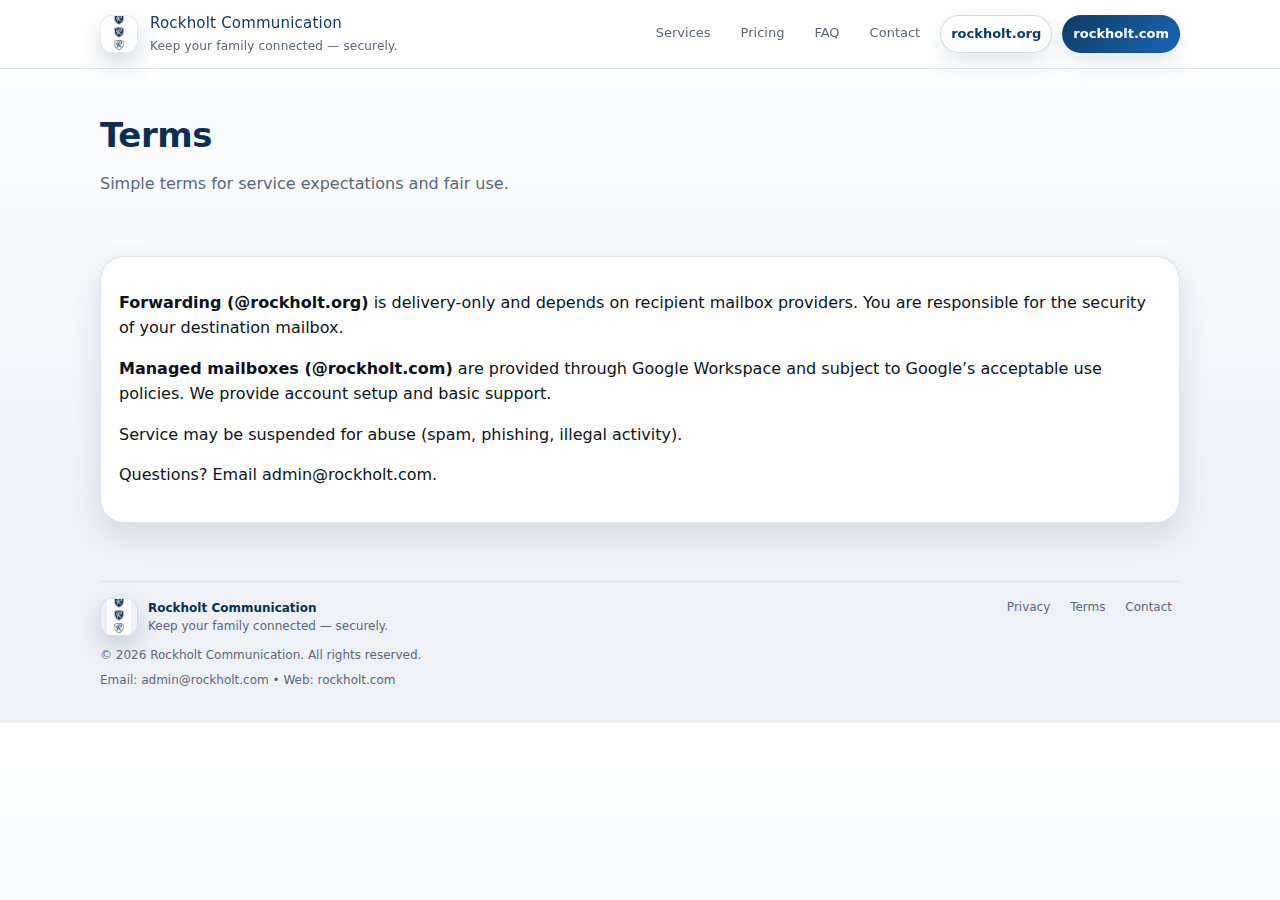
<file: terms.html>
<!doctype html>
<html lang="en">
<head>
<title>Terms — Rockholt Communication</title>
<meta name="description" content="Terms of service for Rockholt Communication.">
<meta charset="utf-8" />
<meta name="viewport" content="width=device-width,initial-scale=1" />
<link rel="icon" href="assets/logo.png" type="image/png" />
<link rel="stylesheet" href="assets/styles.css" />
<meta property="og:image" content="assets/og.png" />
<meta name="twitter:card" content="summary_large_image" />

</head>
<body>

<header>
  <div class="wrap">
    <div class="nav">
      <a class="brand" href="index.html" aria-label="Rockholt Communication home">
        <div class="logo" aria-hidden="true"></div>
        <div>
          <div class="brandTitle">Rockholt Communication<span class="brandTag">Keep your family connected — securely.</span></div>
        </div>
      </a>
      <nav class="navlinks" aria-label="Primary navigation">
        <a href="services.html" >Services</a>
        <a href="pricing.html" >Pricing</a>
        <a href="faq.html" >FAQ</a>
        <a href="contact.html" >Contact</a>
        <a class="btn ghost" href="forwarding.html">rockholt.org</a>
        <a class="btn primary" href="inboxes.html">rockholt.com</a>
      </nav>
    </div>
  </div>
</header>


<main>
  <div class="pageHead">
    <div class="wrap">
      <h2>Terms</h2>
      <p>Simple terms for service expectations and fair use.</p>
    </div>
  </div>

  <section>
    <div class="wrap">
      <div class="card" style="padding:18px;">
        <p><strong>Forwarding (@rockholt.org)</strong> is delivery-only and depends on recipient mailbox providers. You are responsible for the security of your destination mailbox.</p>
        <p><strong>Managed mailboxes (@rockholt.com)</strong> are provided through Google Workspace and subject to Google’s acceptable use policies. We provide account setup and basic support.</p>
        <p>Service may be suspended for abuse (spam, phishing, illegal activity).</p>
        <p>Questions? Email <a href="mailto:admin@rockholt.com">admin@rockholt.com</a>.</p>
      </div>
    </div>
  </section>
</main>


<footer>
  <div class="wrap">
    <div class="footRow">
      <div style="display:flex; align-items:center; gap:10px;">
        <div class="logo" aria-hidden="true"></div>
        <div>
          <div style="color:var(--blue2); font-weight:900;">Rockholt Communication</div>
          <div>Keep your family connected — securely.</div>
        </div>
      </div>
      <div class="smallLinks" aria-label="Footer links">
        <a href="privacy.html">Privacy</a>
        <a href="terms.html">Terms</a>
        <a href="contact.html">Contact</a>
      </div>
    </div>
    <div style="margin-top:10px;">
      © <span id="year"></span> Rockholt Communication. All rights reserved.
      <div style="margin-top:6px;">Email: <a href="mailto:admin@rockholt.com">admin@rockholt.com</a> • Web: <a href="https://rockholt.com/">rockholt.com</a></div>
    </div>
  </div>
</footer>
<script>document.getElementById("year").textContent = new Date().getFullYear();</script>

</body>
</html>
</file>
<file: assets/styles.css>
:root{
  --blue:#0D3B66;
  --blue2:#0b2f52;
  --gray:#EEF2F7;
  --ink:#0b1220;
  --muted:#5a677a;
  --card:#ffffff;
  --line:#d8e0ea;
  --shadow: 0 12px 30px rgba(13,59,102,.12);
  --radius: 18px;
  --radius2: 24px;
  --max: 1120px;
}
*{box-sizing:border-box}
html,body{margin:0;padding:0}
body{
  font-family: ui-sans-serif, system-ui, -apple-system, Segoe UI, Roboto, Helvetica, Arial, "Apple Color Emoji","Segoe UI Emoji";
  color:var(--ink);
  background: linear-gradient(180deg, #ffffff 0%, var(--gray) 70%);
  line-height:1.55;
}
a{color:inherit;text-decoration:none}
.wrap{max-width:var(--max); margin:0 auto; padding:0 20px;}
header{
  position:sticky; top:0; z-index:50;
  background: rgba(255,255,255,.85);
  backdrop-filter: blur(10px);
  border-bottom: 1px solid rgba(216,224,234,.85);
}
.nav{
  display:flex; align-items:center; justify-content:space-between;
  gap:16px; padding:12px 0;
}
.brand{display:flex; align-items:center; gap:12px;}
.logo{
  width:38px; height:38px; border-radius:12px;
  background: transparent url("logo.png") center/contain no-repeat;
  box-shadow: 0 10px 22px rgba(13,59,102,.18);
  border:1px solid rgba(13,59,102,.10);
}
.brandTitle{margin:0; font-size:15px; letter-spacing:.2px; color:var(--blue);}
.brandTag{display:block; margin-top:2px; font-size:12px; color:var(--muted);}
.navlinks{display:flex; gap:10px; flex-wrap:wrap; justify-content:flex-end; font-size:13px; color:var(--muted);}
.navlinks a{padding:8px 10px; border-radius:999px;}
.navlinks a:hover{background: rgba(13,59,102,.06); color:var(--blue);}
.btn{
  display:inline-flex; align-items:center; justify-content:center;
  padding:12px 16px;
  border-radius:999px;
  font-weight:700;
  border:1px solid rgba(13,59,102,.18);
  box-shadow: 0 10px 22px rgba(13,59,102,.10);
  transition: transform .12s ease, box-shadow .12s ease;
  cursor:pointer;
  white-space:nowrap;
}
.btn:hover{transform: translateY(-1px); box-shadow: 0 14px 28px rgba(13,59,102,.14);}
.btn.primary{background: linear-gradient(135deg, var(--blue), #1a66b3); color:#fff; border-color: rgba(13,59,102,.22);}
.btn.ghost{background:#fff; color:var(--blue);}

.hero{padding:56px 0 28px;}
.heroGrid{display:grid; grid-template-columns: 1.1fr .9fr; gap:22px; align-items:stretch;}
.pill{
  display:inline-flex; align-items:center; gap:8px;
  padding:7px 12px; border-radius:999px;
  background: rgba(13,59,102,.06);
  color:var(--blue); font-size:12px;
  border:1px solid rgba(13,59,102,.10);
}
h1,h2,h3,h4{margin:0}
.hero h2{margin:14px 0 12px; font-size:42px; letter-spacing:-.6px; line-height:1.12; color:var(--blue2);}
.hero p{margin:0; color:var(--muted); font-size:16px; max-width:60ch;}
.ctaRow{display:flex; gap:12px; flex-wrap:wrap; margin-top:18px;}
.miniNote{margin-top:10px; font-size:12px; color:var(--muted);}

.card{
  background:var(--card);
  border:1px solid rgba(216,224,234,.9);
  border-radius: var(--radius2);
  box-shadow: var(--shadow);
}
.heroCard{padding:20px; display:flex; flex-direction:column; justify-content:space-between;}
.heroCard h3{margin:0 0 10px; font-size:14px; color:var(--blue); letter-spacing:.2px;}
.heroList{margin:0; padding:0; list-style:none; display:grid; gap:10px; font-size:13px;}
.check{display:flex; gap:10px; align-items:flex-start;}
.dot{
  width:18px; height:18px; border-radius:6px;
  background: rgba(13,59,102,.10);
  border:1px solid rgba(13,59,102,.14);
  flex:0 0 auto;
  display:grid; place-items:center;
  color:var(--blue);
  font-weight:900; font-size:12px;
  margin-top:1px;
}
section{padding:34px 0;}
.sectionHead{display:flex; align-items:flex-end; justify-content:space-between; gap:16px; margin-bottom:14px;}
.sectionHead h3{font-size:22px; color:var(--blue2); letter-spacing:-.2px;}
.sectionHead p{margin:0; color:var(--muted); font-size:13px; max-width:70ch;}

.grid3{display:grid; grid-template-columns: repeat(3,1fr); gap:14px;}
.feature{padding:16px;}
.feature h4{margin:0 0 6px; color:var(--blue); font-size:14px;}
.feature p{margin:0; color:var(--muted); font-size:13px;}

.pricingGrid{display:grid; grid-template-columns: repeat(2,1fr); gap:14px;}
.priceCard{padding:18px; position:relative; overflow:hidden;}
.badge{
  position:absolute; top:14px; right:14px;
  font-size:11px; padding:6px 10px; border-radius:999px;
  background: rgba(13,59,102,.08);
  border:1px solid rgba(13,59,102,.12);
  color:var(--blue); font-weight:800;
}
.priceTitle{display:flex; align-items:baseline; justify-content:space-between; gap:10px;}
.priceTitle h4{font-size:16px; color:var(--blue2);}
.price{font-size:28px; color:var(--blue); font-weight:900; letter-spacing:-.3px;}
.per{font-size:12px; color:var(--muted); font-weight:700;}
.priceDesc{margin:8px 0 12px; color:var(--muted); font-size:13px;}
.bullets{margin:0; padding-left:18px; color:var(--ink); font-size:13px; display:grid; gap:6px;}
.priceCta{margin-top:14px; display:flex; gap:10px; flex-wrap:wrap;}

.kicker{font-size:12px; color:var(--muted); margin-top:10px;}
.pageHead{padding:40px 0 10px;}
.pageHead h2{font-size:34px; color:var(--blue2); letter-spacing:-.4px;}
.pageHead p{margin-top:10px; color:var(--muted); max-width:75ch;}

table{border-collapse:collapse; width:100%; background:#fff; border:1px solid rgba(216,224,234,.9); border-radius:16px; overflow:hidden; box-shadow: 0 10px 22px rgba(13,59,102,.08);}
th,td{padding:12px 14px; text-align:left; border-bottom:1px solid rgba(216,224,234,.9); font-size:13px;}
th{background: rgba(13,59,102,.06); color:var(--blue2); font-weight:800;}
tr:last-child td{border-bottom:none;}
.note{font-size:12px; color:var(--muted); margin-top:10px;}

details{
  background:#fff;
  border:1px solid rgba(216,224,234,.9);
  border-radius:14px;
  padding:12px 14px;
  box-shadow: 0 10px 22px rgba(13,59,102,.08);
}
details + details{margin-top:10px;}
summary{cursor:pointer; font-weight:800; color:var(--blue2); list-style:none;}
summary::-webkit-details-marker{display:none;}
details p{margin:10px 0 0; color:var(--muted); font-size:13px;}

footer{padding:24px 0 34px; color:var(--muted); font-size:12px;}
.footRow{
  display:flex; align-items:flex-start; justify-content:space-between; gap:16px; flex-wrap:wrap;
  border-top:1px solid rgba(216,224,234,.9); padding-top:16px;
}
.smallLinks a{color:var(--muted); padding:0 8px;}
.smallLinks a:hover{color:var(--blue);}

@media (max-width: 900px){
  .heroGrid{grid-template-columns:1fr;}
  .grid3{grid-template-columns:1fr;}
  .pricingGrid{grid-template-columns:1fr;}
  .hero h2{font-size:34px;}
}
</file>
